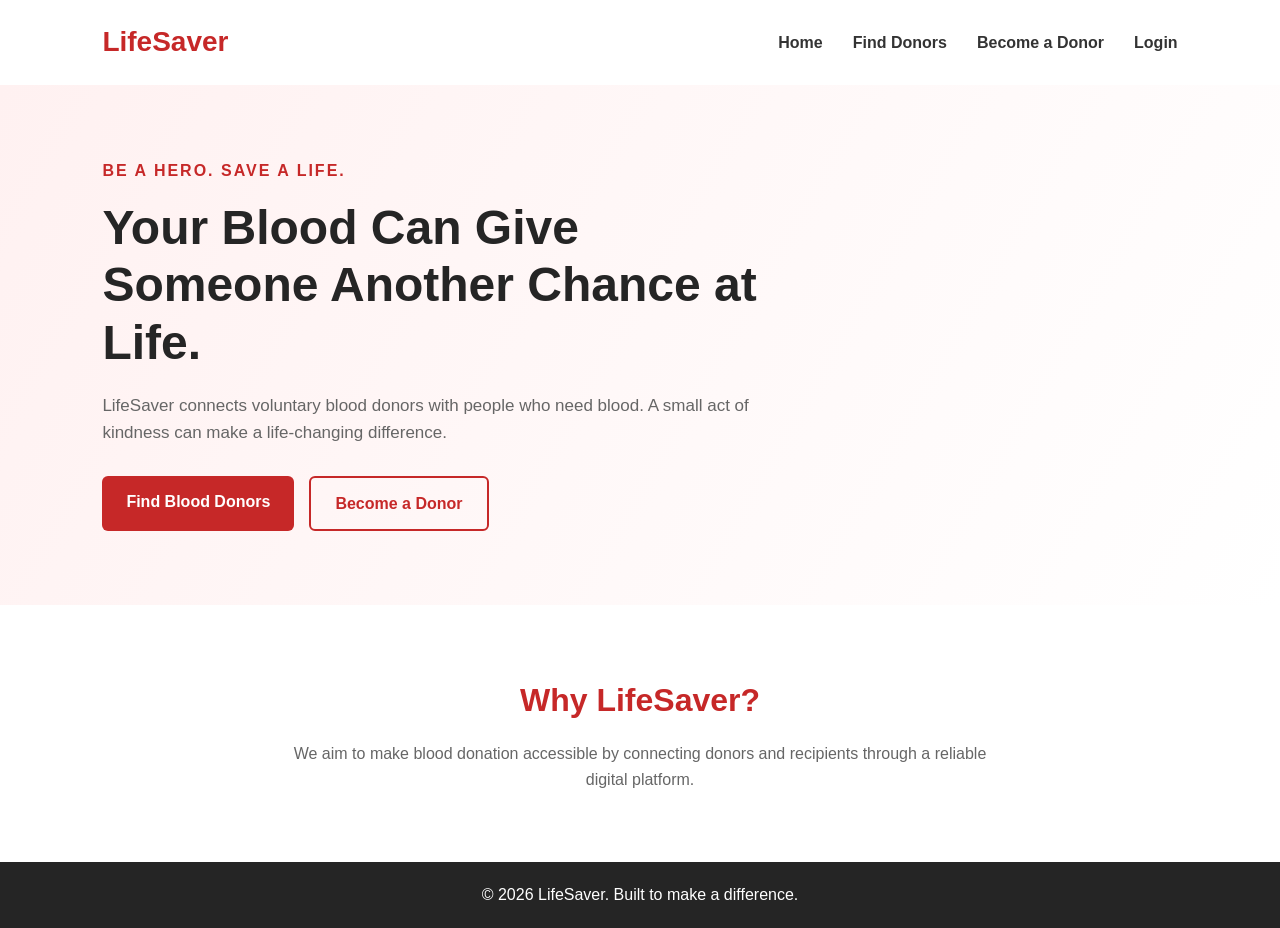
<file: frontend/pages/index.html>
<!DOCTYPE html>
<html lang="en">
<head>
    <meta charset="UTF-8">
    <meta name="viewport" content="width=device-width, initial-scale=1.0">
    <meta name="description" content="LifeSaver connects blood donors with people in need.">
    <title>LifeSaver | Donate Blood, Save Lives</title>

    <link rel="stylesheet" href="../css/styles.css">
</head>

<body>

    <!-- Navigation -->
    <header>
        <nav class="navbar">
            <a href="index.html" class="logo">LifeSaver</a>

            <ul class="nav-links">
                <li><a href="index.html">Home</a></li>
                <li><a href="find-donors.html">Find Donors</a></li>
                <li><a href="register.html">Become a Donor</a></li>
                <li><a href="login.html">Login</a></li>
            </ul>
        </nav>
    </header>

    <!-- Hero Section -->
    <main>
        <section class="hero">
            <div class="hero-content">
                <p class="tagline">BE A HERO. SAVE A LIFE.</p>

                <h1>Your Blood Can Give Someone Another Chance at Life.</h1>

                <p class="hero-description">
                    LifeSaver connects voluntary blood donors with people
                    who need blood. A small act of kindness can make a
                    life-changing difference.
                </p>

                <div class="hero-buttons">
                    <a href="find-donors.html" class="btn btn-primary">
                        Find Blood Donors
                    </a>

                    <a href="register.html" class="btn btn-secondary">
                        Become a Donor
                    </a>
                </div>
            </div>
        </section>

        <!-- About Section -->
        <section class="about">
            <h2>Why LifeSaver?</h2>

            <p>
                We aim to make blood donation accessible by connecting
                donors and recipients through a reliable digital platform.
            </p>
        </section>
    </main>

    <!-- Footer -->
    <footer>
        <p>&copy; 2026 LifeSaver. Built to make a difference.</p>
    </footer>

</body>
</html>
</file>
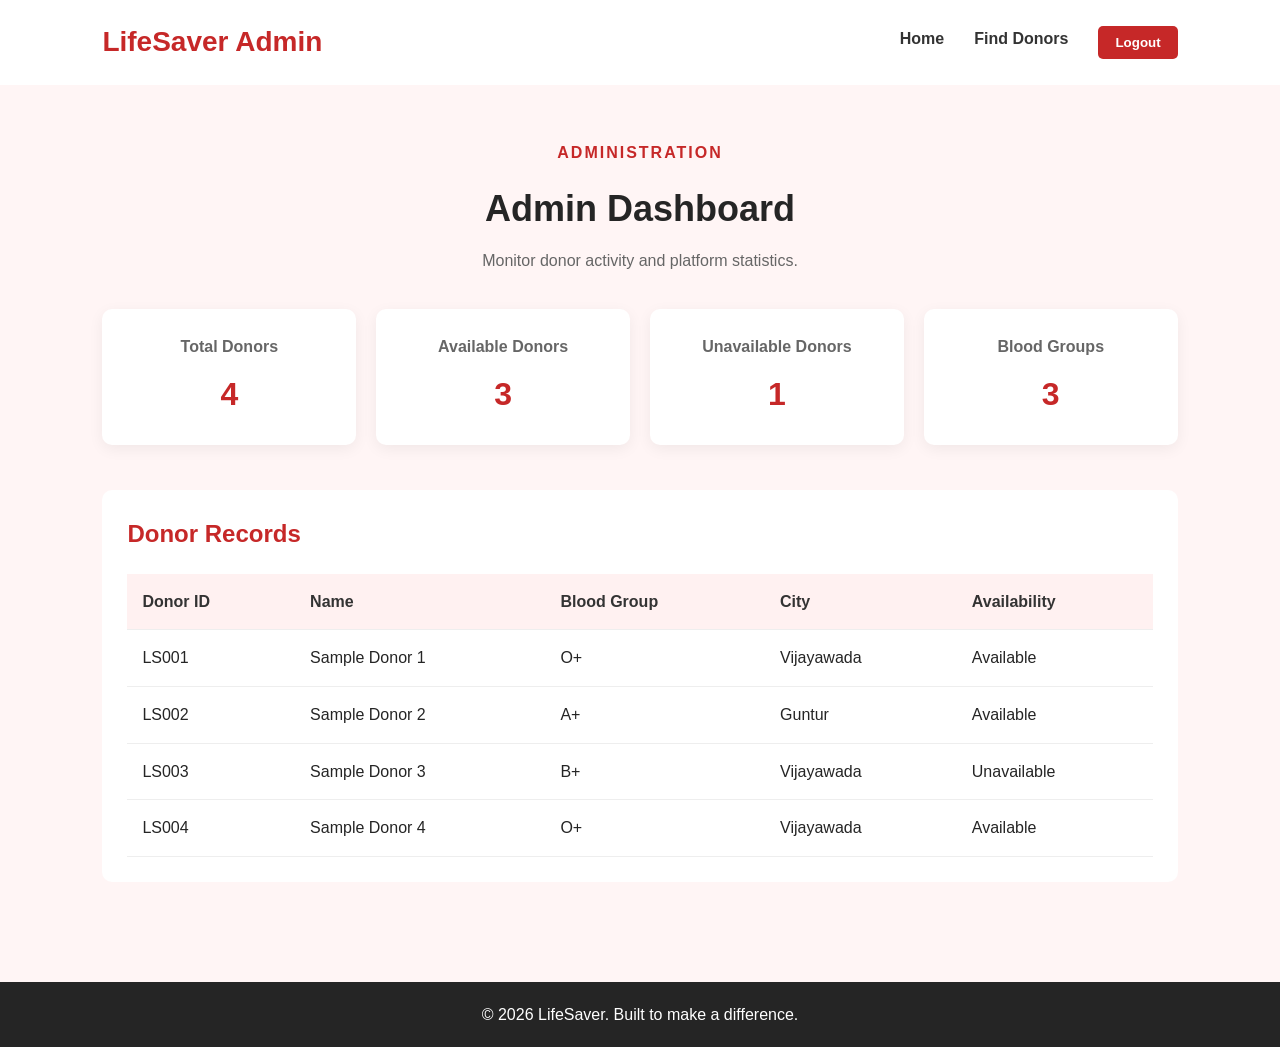
<file: frontend/pages/admin.html>
<!DOCTYPE html>
<html lang="en">
<head>
    <meta charset="UTF-8">
    <meta name="viewport" content="width=device-width, initial-scale=1.0">
    <title>Admin Dashboard | LifeSaver</title>
    <link rel="stylesheet" href="../css/styles.css">
</head>
<body>

<header>
    <nav class="navbar">
        <a href="index.html" class="logo">LifeSaver Admin</a>
        <ul class="nav-links">
            <li><a href="index.html">Home</a></li>
            <li><a href="find-donors.html">Find Donors</a></li>
            <li><button id="adminLogout" class="logout-btn">Logout</button></li>
        </ul>
    </nav>
</header>

<main class="admin-section">

    <div class="admin-heading">
        <p class="tagline">ADMINISTRATION</p>
        <h1>Admin Dashboard</h1>
        <p>Monitor donor activity and platform statistics.</p>
    </div>

    <!-- Statistics -->
    <section class="stats-grid">

        <article class="stat-card">
            <h3>Total Donors</h3>
            <p id="totalDonors">4</p>
        </article>

        <article class="stat-card">
            <h3>Available Donors</h3>
            <p id="availableDonors">3</p>
        </article>

        <article class="stat-card">
            <h3>Unavailable Donors</h3>
            <p id="unavailableDonors">1</p>
        </article>

        <article class="stat-card">
            <h3>Blood Groups</h3>
            <p id="bloodGroups">3</p>
        </article>

    </section>

    <!-- Donor Records -->
    <section class="admin-table-section">

        <h2>Donor Records</h2>

        <div class="table-wrapper">
            <table>
                <thead>
                    <tr>
                        <th>Donor ID</th>
                        <th>Name</th>
                        <th>Blood Group</th>
                        <th>City</th>
                        <th>Availability</th>
                    </tr>
                </thead>

                <tbody id="adminDonorTable">
                    <tr>
                        <td>LS001</td>
                        <td>Sample Donor 1</td>
                        <td>O+</td>
                        <td>Vijayawada</td>
                        <td>Available</td>
                    </tr>

                    <tr>
                        <td>LS002</td>
                        <td>Sample Donor 2</td>
                        <td>A+</td>
                        <td>Guntur</td>
                        <td>Available</td>
                    </tr>

                    <tr>
                        <td>LS003</td>
                        <td>Sample Donor 3</td>
                        <td>B+</td>
                        <td>Vijayawada</td>
                        <td>Unavailable</td>
                    </tr>

                    <tr>
                        <td>LS004</td>
                        <td>Sample Donor 4</td>
                        <td>O+</td>
                        <td>Vijayawada</td>
                        <td>Available</td>
                    </tr>
                </tbody>
            </table>
        </div>

    </section>

</main>

<footer>
    <p>&copy; 2026 LifeSaver. Built to make a difference.</p>
</footer>

<script src="../js/admin.js"></script>

</body>
</html>
</file>
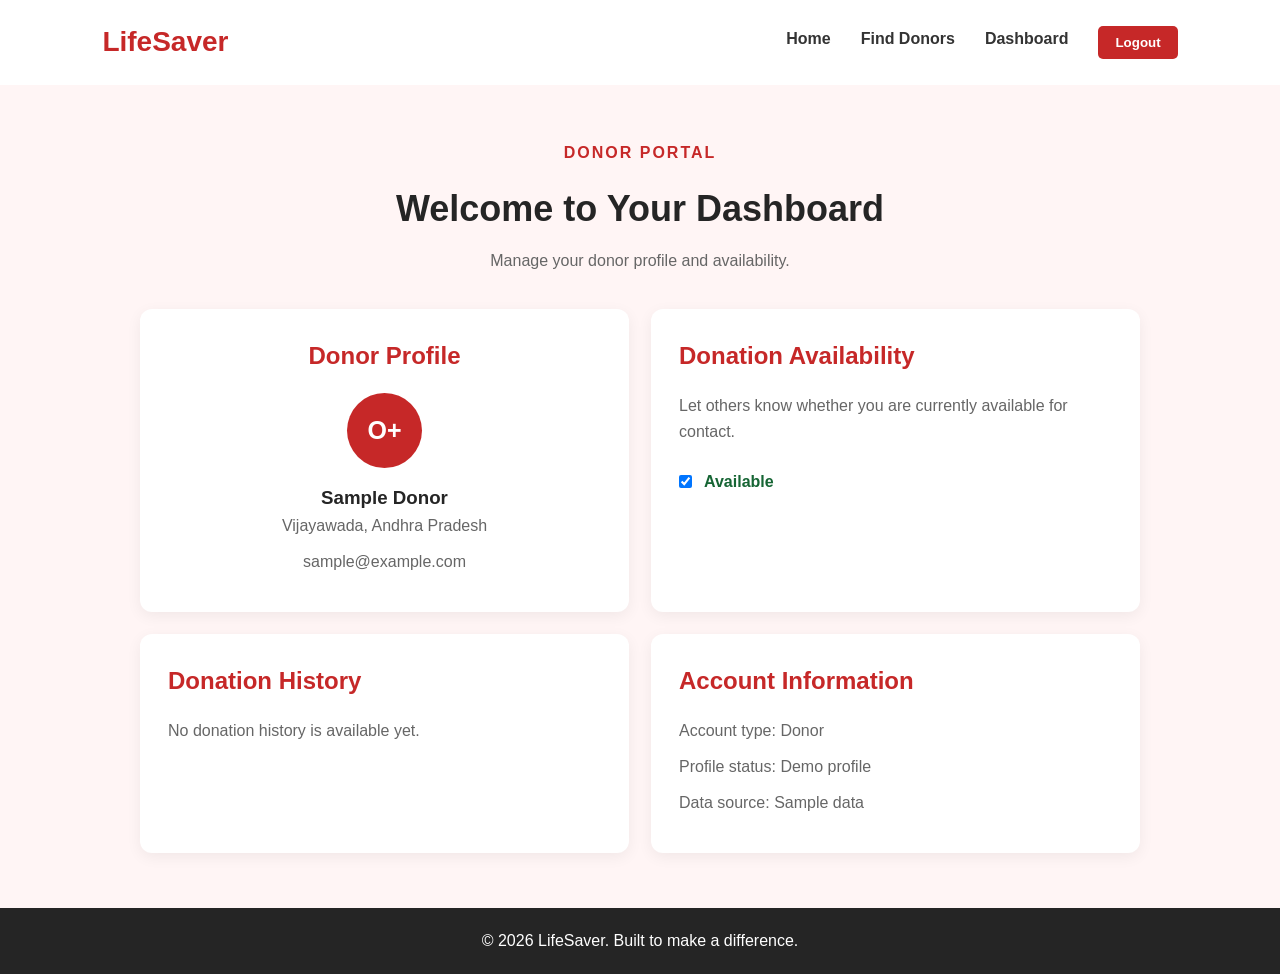
<file: frontend/pages/dashboard.html>
<!DOCTYPE html>
<html lang="en">
<head>
    <meta charset="UTF-8">
    <meta name="viewport" content="width=device-width, initial-scale=1.0">
    <title>Donor Dashboard | LifeSaver</title>
    <link rel="stylesheet" href="../css/styles.css">
</head>
<body>

<header>
    <nav class="navbar">
        <a href="index.html" class="logo">LifeSaver</a>
        <ul class="nav-links">
            <li><a href="index.html">Home</a></li>
            <li><a href="find-donors.html">Find Donors</a></li>
            <li><a href="dashboard.html">Dashboard</a></li>
            <li><button id="logoutButton" class="logout-btn">Logout</button></li>
        </ul>
    </nav>
</header>

<main class="dashboard-section">

    <div class="dashboard-heading">
        <p class="tagline">DONOR PORTAL</p>
        <h1>Welcome to Your Dashboard</h1>
        <p>Manage your donor profile and availability.</p>
    </div>

    <section class="dashboard-grid">

        <article class="dashboard-card profile-card">
            <h2>Donor Profile</h2>
            <div class="blood-group-badge">O+</div>
            <h3>Sample Donor</h3>
            <p>Vijayawada, Andhra Pradesh</p>
            <p>sample@example.com</p>
        </article>

        <article class="dashboard-card">
            <h2>Donation Availability</h2>
            <p>Let others know whether you are currently available for contact.</p>

            <label class="availability-toggle">
                <input type="checkbox" id="availabilityToggle" checked>
                <span id="availabilityText">Available</span>
            </label>
        </article>

        <article class="dashboard-card">
            <h2>Donation History</h2>
            <p id="historyMessage">
                No donation history is available yet.
            </p>
        </article>

        <article class="dashboard-card">
            <h2>Account Information</h2>
            <p>Account type: Donor</p>
            <p>Profile status: Demo profile</p>
            <p>Data source: Sample data</p>
        </article>

    </section>

</main>

<footer>
    <p>&copy; 2026 LifeSaver. Built to make a difference.</p>
</footer>

<script src="../js/app.js"></script>

</body>
</html>
</file>
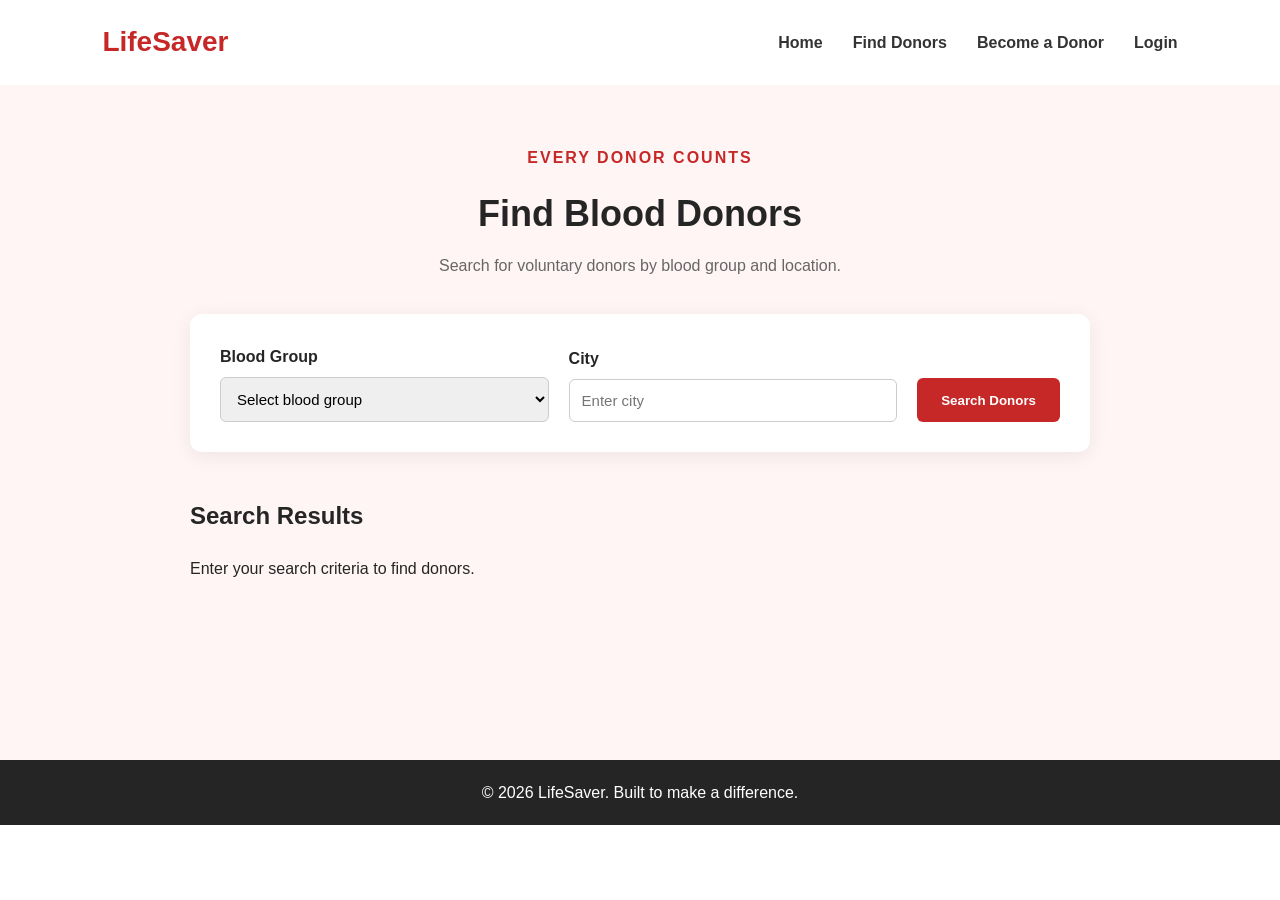
<file: frontend/pages/find-donors.html>
<!DOCTYPE html>
<html lang="en">
<head>
    <meta charset="UTF-8">
    <meta name="viewport" content="width=device-width, initial-scale=1.0">
    <title>Find Blood Donors | LifeSaver</title>
    <link rel="stylesheet" href="../css/styles.css">
</head>
<body>

<header>
    <nav class="navbar">
        <a href="index.html" class="logo">LifeSaver</a>
        <ul class="nav-links">
            <li><a href="index.html">Home</a></li>
            <li><a href="find-donors.html">Find Donors</a></li>
            <li><a href="register.html">Become a Donor</a></li>
            <li><a href="login.html">Login</a></li>
        </ul>
    </nav>
</header>

<main class="search-section">

    <div class="search-heading">
        <p class="tagline">EVERY DONOR COUNTS</p>
        <h1>Find Blood Donors</h1>
        <p>Search for voluntary donors by blood group and location.</p>
    </div>

    <form id="searchForm" class="search-form">

        <div class="form-group">
            <label for="searchBloodGroup">Blood Group</label>
            <select id="searchBloodGroup" required>
                <option value="">Select blood group</option>
                <option value="A+">A+</option>
                <option value="A-">A-</option>
                <option value="B+">B+</option>
                <option value="B-">B-</option>
                <option value="AB+">AB+</option>
                <option value="AB-">AB-</option>
                <option value="O+">O+</option>
                <option value="O-">O-</option>
            </select>
        </div>

        <div class="form-group">
            <label for="searchCity">City</label>
            <input type="text" id="searchCity"
                placeholder="Enter city" required>
        </div>

        <button type="submit" class="btn btn-primary search-btn">
            Search Donors
        </button>

    </form>

    <div id="searchMessage" role="status" aria-live="polite"></div>

    <section class="results-section">
        <h2>Search Results</h2>

        <div id="donorResults" class="donor-grid">
            <p>Enter your search criteria to find donors.</p>
        </div>
    </section>

</main>

<footer>
    <p>&copy; 2026 LifeSaver. Built to make a difference.</p>
</footer>

<script src="../js/donors.js"></script>

</body>
</html>
</file>
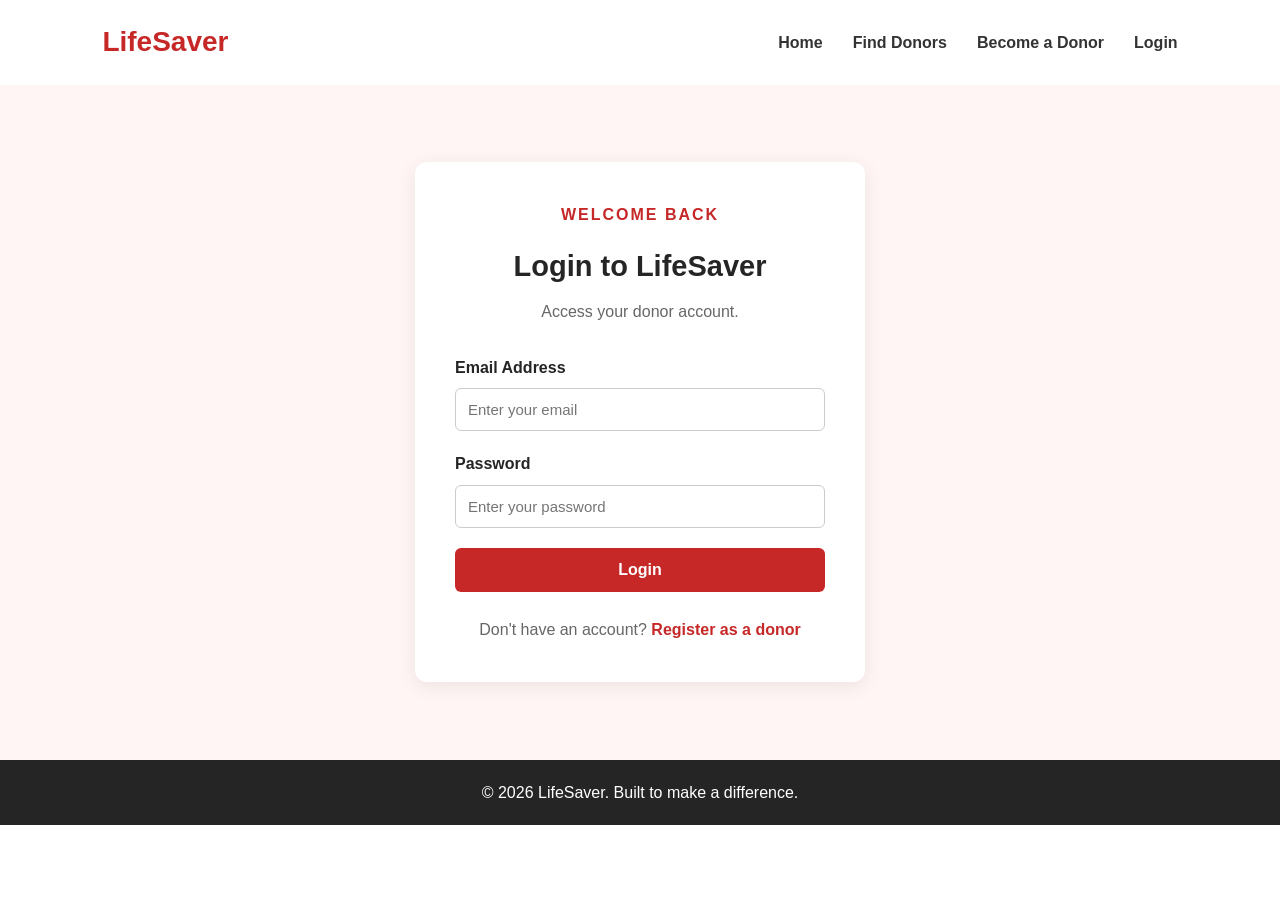
<file: frontend/pages/login.html>
<!DOCTYPE html>
<html lang="en">
<head>
    <meta charset="UTF-8">
    <meta name="viewport" content="width=device-width, initial-scale=1.0">
    <title>Login | LifeSaver</title>
    <link rel="stylesheet" href="../css/styles.css">
</head>
<body>

<header>
    <nav class="navbar">
        <a href="index.html" class="logo">LifeSaver</a>
        <ul class="nav-links">
            <li><a href="index.html">Home</a></li>
            <li><a href="find-donors.html">Find Donors</a></li>
            <li><a href="register.html">Become a Donor</a></li>
            <li><a href="login.html">Login</a></li>
        </ul>
    </nav>
</header>

<main class="login-section">

    <div class="login-container">

        <div class="login-heading">
            <p class="tagline">WELCOME BACK</p>
            <h1>Login to LifeSaver</h1>
            <p>Access your donor account.</p>
        </div>

        <form id="loginForm">

            <div class="form-group">
                <label for="loginEmail">Email Address</label>
                <input type="email" id="loginEmail"
                    placeholder="Enter your email"
                    autocomplete="username" required>
            </div>

            <div class="form-group">
                <label for="loginPassword">Password</label>
                <input type="password" id="loginPassword"
                    placeholder="Enter your password"
                    autocomplete="current-password"
                    minlength="8" required>
            </div>

            <button type="submit" class="btn btn-primary login-btn">
                Login
            </button>

            <p id="loginMessage" role="status" aria-live="polite"></p>

        </form>

        <p class="register-link">
            Don't have an account?
            <a href="register.html">Register as a donor</a>
        </p>

    </div>

</main>

<footer>
    <p>&copy; 2026 LifeSaver. Built to make a difference.</p>
</footer>

<script src="../js/auth.js"></script>

</body>
</html>
</file>
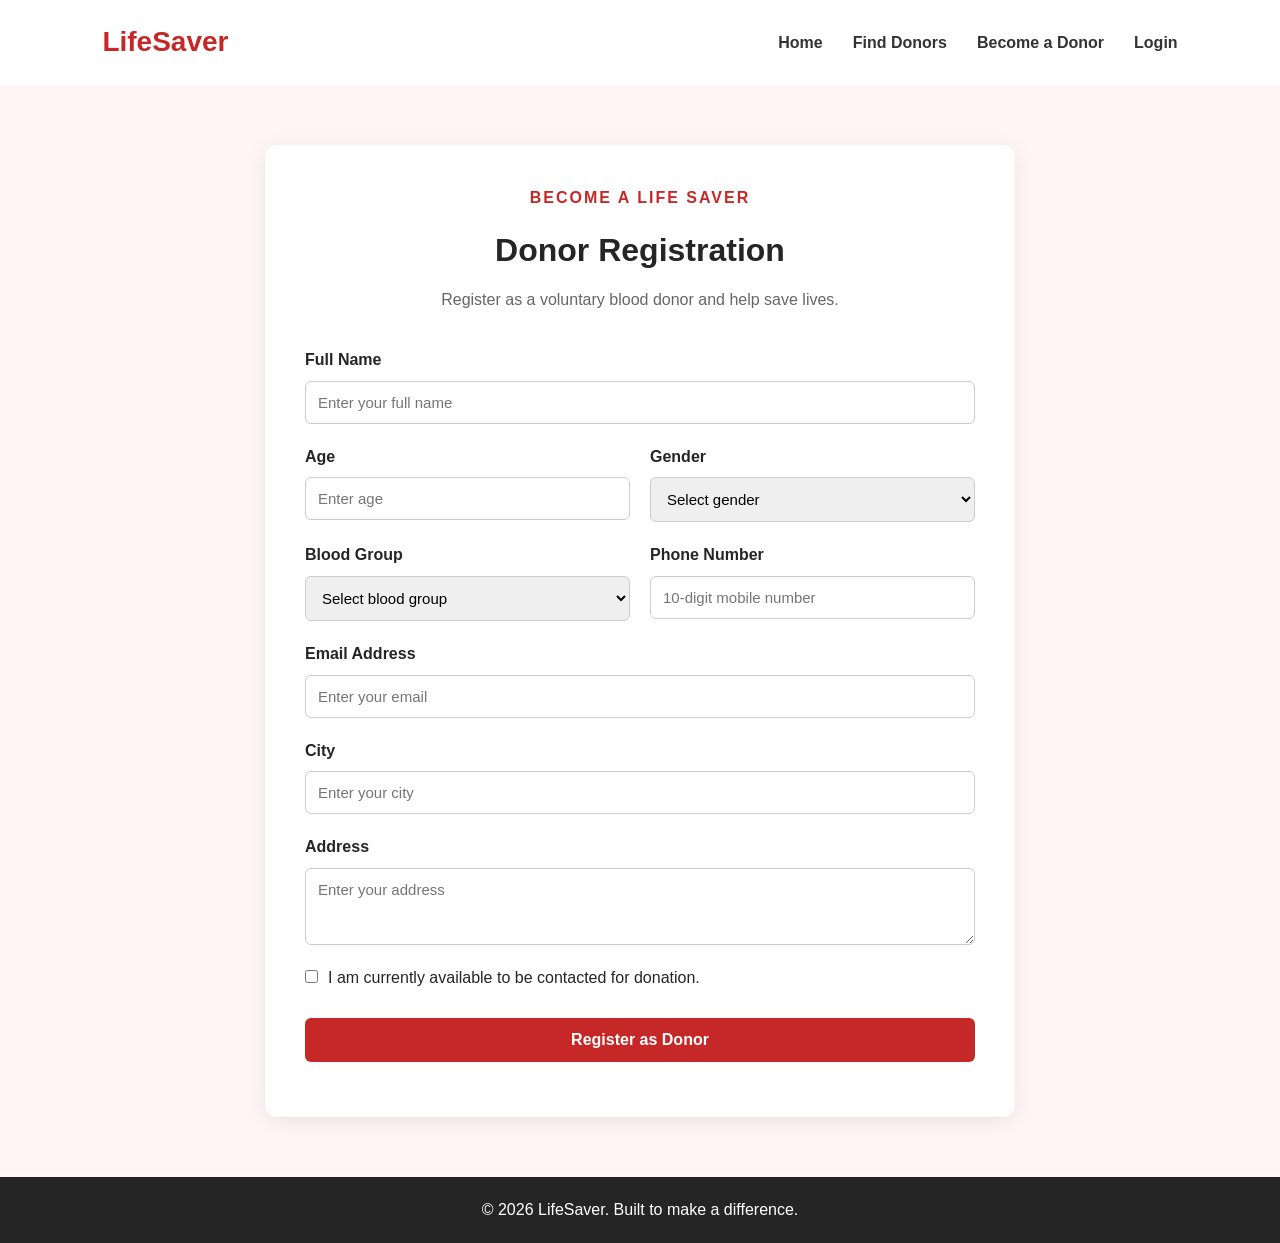
<file: frontend/pages/register.html>
<!DOCTYPE html>
<html lang="en">
<head>
    <meta charset="UTF-8">
    <meta name="viewport" content="width=device-width, initial-scale=1.0">
    <title>Become a Donor | LifeSaver</title>
    <link rel="stylesheet" href="../css/styles.css">
</head>

<body>

    <header>
        <nav class="navbar">
            <a href="index.html" class="logo">LifeSaver</a>

            <ul class="nav-links">
                <li><a href="index.html">Home</a></li>
                <li><a href="find-donors.html">Find Donors</a></li>
                <li><a href="register.html">Become a Donor</a></li>
                <li><a href="login.html">Login</a></li>
            </ul>
        </nav>
    </header>

    <main class="registration-section">

        <div class="registration-container">

            <div class="registration-heading">
                <p class="tagline">BECOME A LIFE SAVER</p>
                <h1>Donor Registration</h1>
                <p>Register as a voluntary blood donor and help save lives.</p>
            </div>

            <form id="donorForm">

                <div class="form-group">
                    <label for="fullName">Full Name</label>
                    <input type="text" id="fullName"
                        name="fullName" placeholder="Enter your full name"
                        autocomplete="name" required>
                </div>

                <div class="form-row">

                    <div class="form-group">
                        <label for="age">Age</label>
                        <input type="number" id="age" name="age"
                            min="18" max="65" placeholder="Enter age" required>
                    </div>

                    <div class="form-group">
                        <label for="gender">Gender</label>
                        <select id="gender" name="gender" required>
                            <option value="">Select gender</option>
                            <option value="female">Female</option>
                            <option value="male">Male</option>
                            <option value="other">Other</option>
                            <option value="prefer-not-to-say">Prefer not to say</option>
                        </select>
                    </div>

                </div>

                <div class="form-row">

                    <div class="form-group">
                        <label for="bloodGroup">Blood Group</label>
                        <select id="bloodGroup" name="bloodGroup" required>
                            <option value="">Select blood group</option>
                            <option value="A+">A+</option>
                            <option value="A-">A-</option>
                            <option value="B+">B+</option>
                            <option value="B-">B-</option>
                            <option value="AB+">AB+</option>
                            <option value="AB-">AB-</option>
                            <option value="O+">O+</option>
                            <option value="O-">O-</option>
                        </select>
                    </div>

                    <div class="form-group">
                        <label for="phone">Phone Number</label>
                        <input type="tel" id="phone" name="phone"
                            placeholder="10-digit mobile number"
                            autocomplete="tel"
                            pattern="[6-9][0-9]{9}"
                            title="Enter a valid 10-digit Indian mobile number"
                            required>
                    </div>

                </div>

                <div class="form-group">
                    <label for="email">Email Address</label>
                    <input type="email" id="email" name="email"
                        placeholder="Enter your email"
                        autocomplete="email" required>
                </div>

                <div class="form-group">
                    <label for="city">City</label>
                    <input type="text" id="city" name="city"
                        placeholder="Enter your city"
                        autocomplete="address-level2" required>
                </div>

                <div class="form-group">
                    <label for="address">Address</label>
                    <textarea id="address" name="address"
                        rows="3" placeholder="Enter your address"
                        autocomplete="street-address" required></textarea>
                </div>

                <div class="form-group checkbox-group">
                    <input type="checkbox" id="availability"
                        name="availability">
                    <label for="availability">
                        I am currently available to be contacted for donation.
                    </label>
                </div>

                <button type="submit" class="btn btn-primary submit-btn">
                    Register as Donor
                </button>

                <p id="formMessage" role="status" aria-live="polite"></p>

            </form>

        </div>

    </main>

    <footer>
        <p>&copy; 2026 LifeSaver. Built to make a difference.</p>
    </footer>

    <script src="../js/app.js"></script>

</body>
</html>
</file>
<file: frontend/css/styles.css>
/* General reset */
* {
    margin: 0;
    padding: 0;
    box-sizing: border-box;
}

body {
    font-family: Arial, sans-serif;
    color: #252525;
    background-color: #ffffff;
    line-height: 1.6;
}

/* Navigation */
.navbar {
    display: flex;
    justify-content: space-between;
    align-items: center;
    padding: 20px 8%;
    background-color: #ffffff;
}

.logo {
    color: #c62828;
    font-size: 28px;
    font-weight: bold;
    text-decoration: none;
}

.nav-links {
    display: flex;
    gap: 30px;
    list-style: none;
}

.nav-links a {
    color: #333333;
    text-decoration: none;
    font-weight: 600;
}

.nav-links a:hover {
    color: #c62828;
}

/* Hero section */
.hero {
    min-height: 520px;
    display: flex;
    align-items: center;
    padding: 70px 8%;
    background: linear-gradient(120deg, #fff1f1, #ffffff);
}

.hero-content {
    max-width: 700px;
}

.tagline {
    color: #c62828;
    font-weight: bold;
    letter-spacing: 2px;
    margin-bottom: 15px;
}

.hero h1 {
    font-size: 48px;
    line-height: 1.2;
    margin-bottom: 20px;
}

.hero-description {
    color: #666666;
    font-size: 17px;
    margin-bottom: 30px;
}

.hero-buttons {
    display: flex;
    gap: 15px;
    flex-wrap: wrap;
}

.btn {
    display: inline-block;
    padding: 13px 24px;
    border-radius: 6px;
    text-decoration: none;
    font-weight: bold;
}

.btn-primary {
    background-color: #c62828;
    color: white;
}

.btn-secondary {
    border: 2px solid #c62828;
    color: #c62828;
}

.btn:hover {
    opacity: 0.85;
}

/* About section */
.about {
    text-align: center;
    padding: 70px 8%;
}

.about h2 {
    color: #c62828;
    font-size: 32px;
    margin-bottom: 15px;
}

.about p {
    max-width: 700px;
    margin: auto;
    color: #666666;
}

/* Footer */
footer {
    text-align: center;
    padding: 20px;
    background-color: #252525;
    color: white;
}

/* Responsive design */
@media (max-width: 768px) {
    .navbar {
        flex-direction: column;
        gap: 15px;
    }

    .nav-links {
        flex-wrap: wrap;
        justify-content: center;
        gap: 15px;
    }

    .hero h1 {
        font-size: 34px;
    }
}


/* Donor Registration Page */

.registration-section {
    background-color: #fff5f5;
    padding: 60px 20px;
}

.registration-container {
    max-width: 750px;
    margin: auto;
    padding: 40px;
    background-color: white;
    border-radius: 12px;
    box-shadow: 0 4px 20px rgba(0, 0, 0, 0.08);
}

.registration-heading {
    text-align: center;
    margin-bottom: 35px;
}

.registration-heading h1 {
    font-size: 32px;
    margin-bottom: 10px;
}

.registration-heading p:last-child {
    color: #666;
}

.form-row {
    display: flex;
    gap: 20px;
}

.form-group {
    display: flex;
    flex-direction: column;
    flex: 1;
    margin-bottom: 20px;
}

.form-group label {
    margin-bottom: 8px;
    font-weight: 600;
}

.form-group input,
.form-group select,
.form-group textarea {
    width: 100%;
    padding: 12px;
    border: 1px solid #ccc;
    border-radius: 6px;
    font-size: 15px;
    font-family: inherit;
}

.form-group input:focus,
.form-group select:focus,
.form-group textarea:focus {
    outline: none;
    border-color: #c62828;
    box-shadow: 0 0 0 2px rgba(198, 40, 40, 0.12);
}

.checkbox-group {
    flex-direction: row;
    align-items: flex-start;
    gap: 10px;
}

.checkbox-group input {
    width: auto;
    margin-top: 5px;
}

.checkbox-group label {
    font-weight: normal;
}

.submit-btn {
    border: none;
    cursor: pointer;
    width: 100%;
    font-size: 16px;
}

#formMessage {
    margin-top: 15px;
    text-align: center;
    font-weight: 600;
}

@media (max-width: 600px) {
    .registration-container {
        padding: 25px 18px;
    }

    .form-row {
        flex-direction: column;
        gap: 0;
    }
}


/* Donor Search Page */

.search-section {
    min-height: 75vh;
    padding: 60px 8%;
    background-color: #fff5f5;
}

.search-heading {
    text-align: center;
    margin-bottom: 35px;
}

.search-heading h1 {
    font-size: 36px;
    margin-bottom: 10px;
}

.search-heading p:last-child {
    color: #666;
}

.search-form {
    max-width: 900px;
    margin: auto;
    padding: 30px;
    display: flex;
    align-items: end;
    gap: 20px;
    background-color: white;
    border-radius: 12px;
    box-shadow: 0 4px 20px rgba(0,0,0,0.07);
}

.search-form .form-group {
    margin-bottom: 0;
}

.search-btn {
    min-height: 44px;
    border: none;
    cursor: pointer;
    white-space: nowrap;
}

.results-section {
    max-width: 900px;
    margin: 45px auto 0;
}

.results-section h2 {
    margin-bottom: 20px;
}

.donor-grid {
    display: grid;
    grid-template-columns: repeat(auto-fit, minmax(220px, 1fr));
    gap: 20px;
}

.donor-card {
    background: white;
    padding: 22px;
    border-radius: 10px;
    border: 1px solid #eee;
}

.donor-card h3 {
    color: #c62828;
    margin-bottom: 10px;
}

.donor-card p {
    margin-bottom: 8px;
    color: #555;
}

.availability-status {
    display: inline-block;
    color: #166534;
    background: #dcfce7;
    padding: 5px 10px;
    border-radius: 20px;
    font-size: 13px;
}

@media (max-width: 700px) {
    .search-form {
        flex-direction: column;
        align-items: stretch;
    }

    .search-btn {
        width: 100%;
    }
}


/* Login Page */

.login-section {
    min-height: 75vh;
    display: flex;
    align-items: center;
    justify-content: center;
    padding: 50px 20px;
    background-color: #fff5f5;
}

.login-container {
    width: 100%;
    max-width: 450px;
    padding: 40px;
    background: white;
    border-radius: 12px;
    box-shadow: 0 4px 20px rgba(0,0,0,0.08);
}

.login-heading {
    text-align: center;
    margin-bottom: 30px;
}

.login-heading h1 {
    font-size: 29px;
    margin-bottom: 10px;
}

.login-heading p:last-child {
    color: #666;
}

.login-btn {
    width: 100%;
    border: none;
    cursor: pointer;
    font-size: 16px;
}

.register-link {
    margin-top: 25px;
    text-align: center;
    color: #666;
}

.register-link a {
    color: #c62828;
    font-weight: bold;
    text-decoration: none;
}

#loginMessage {
    text-align: center;
    margin-top: 15px;
}

@media (max-width: 500px) {
    .login-container {
        padding: 25px 20px;
    }
}


/* Donor Dashboard */

.dashboard-section {
    min-height: 75vh;
    padding: 55px 8%;
    background: #fff5f5;
}

.dashboard-heading {
    text-align: center;
    margin-bottom: 35px;
}

.dashboard-heading h1 {
    font-size: 36px;
    margin-bottom: 10px;
}

.dashboard-heading p:last-child {
    color: #666;
}

.dashboard-grid {
    display: grid;
    grid-template-columns: repeat(2, minmax(0, 1fr));
    gap: 22px;
    max-width: 1000px;
    margin: auto;
}

.dashboard-card {
    background: white;
    padding: 28px;
    border-radius: 12px;
    box-shadow: 0 4px 15px rgba(0,0,0,0.06);
}

.dashboard-card h2 {
    color: #c62828;
    margin-bottom: 18px;
}

.dashboard-card p {
    color: #666;
    margin-bottom: 10px;
}

.profile-card {
    text-align: center;
}

.blood-group-badge {
    width: 75px;
    height: 75px;
    display: flex;
    align-items: center;
    justify-content: center;
    margin: 15px auto;
    border-radius: 50%;
    background: #c62828;
    color: white;
    font-size: 25px;
    font-weight: bold;
}

.availability-toggle {
    display: inline-flex;
    align-items: center;
    gap: 12px;
    margin-top: 15px;
    font-weight: bold;
    color: #166534;
}

.logout-btn {
    border: none;
    background: #c62828;
    color: white;
    padding: 9px 17px;
    border-radius: 5px;
    cursor: pointer;
    font-weight: bold;
}

@media (max-width: 700px) {
    .dashboard-grid {
        grid-template-columns: 1fr;
    }

    .dashboard-heading h1 {
        font-size: 28px;
    }
}



/* Admin Dashboard */

.admin-section {
    min-height: 75vh;
    padding: 55px 8%;
    background: #fff5f5;
}

.admin-heading {
    text-align: center;
    margin-bottom: 35px;
}

.admin-heading h1 {
    font-size: 36px;
    margin-bottom: 10px;
}

.admin-heading p:last-child {
    color: #666;
}

.stats-grid {
    display: grid;
    grid-template-columns: repeat(4, minmax(0, 1fr));
    gap: 20px;
    max-width: 1100px;
    margin: auto;
}

.stat-card {
    padding: 25px;
    background: white;
    border-radius: 10px;
    text-align: center;
    box-shadow: 0 4px 15px rgba(0,0,0,0.06);
}

.stat-card h3 {
    color: #666;
    font-size: 16px;
}

.stat-card p {
    color: #c62828;
    font-size: 32px;
    font-weight: bold;
    margin-top: 10px;
}

.admin-table-section {
    max-width: 1100px;
    margin: 45px auto;
    padding: 25px;
    background: white;
    border-radius: 10px;
}

.admin-table-section h2 {
    margin-bottom: 20px;
    color: #c62828;
}

.table-wrapper {
    overflow-x: auto;
}

table {
    width: 100%;
    border-collapse: collapse;
    text-align: left;
}

th, td {
    padding: 15px;
    border-bottom: 1px solid #eee;
}

th {
    background: #fff1f1;
    color: #333;
}

@media (max-width: 850px) {
    .stats-grid {
        grid-template-columns: repeat(2, minmax(0, 1fr));
    }
}

@media (max-width: 500px) {
    .stats-grid {
        grid-template-columns: 1fr;
    }
}
</file>
